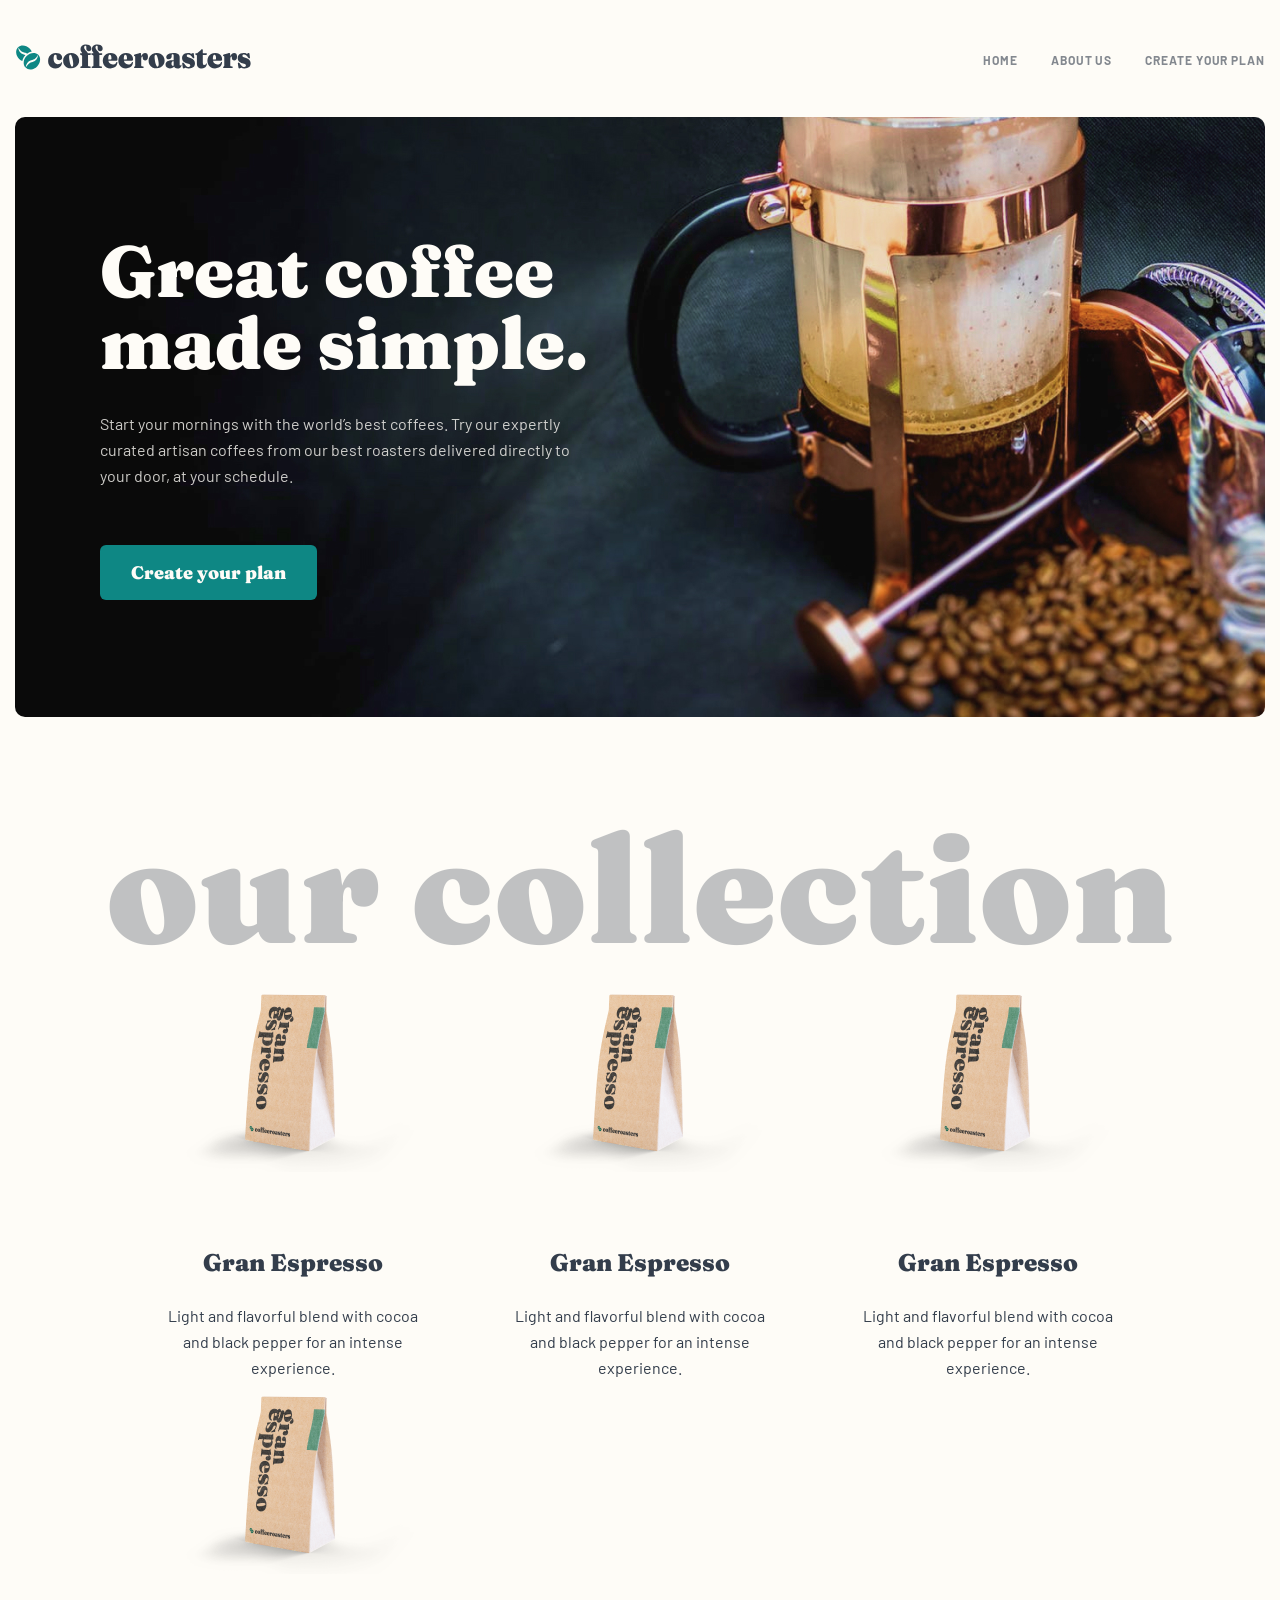
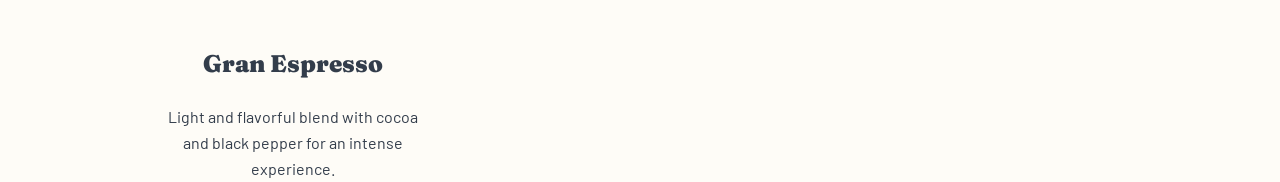
<file: index.html>
<!DOCTYPE html>
<html lang="en">
<head>
  <meta charset="UTF-8">
  <meta name="viewport" content="width=device-width, initial-scale=1.0">
  <title>Coffeeroasters</title>
  <link rel="stylesheet" href="./assets/css/normalize.css">
  <link rel="stylesheet" href="./assets/css/main.css">
  <link rel="stylesheet" href="./assets/css/home.css">
</head>
<body>
  
  <!-- HEADER START -->
  <header class="site-header">
    <div class="container">
      <div class="site-header__wrapper">
        <a class="site-header__logo-link" href="./index.html">
          <img class="site-header__logo-img" src="./assets/images/logo.svg" width="163" height="18" alt="Coffeeroasters logo img">
        </a>
        
        <nav class="site-header__nav">
          <ul class="site-header__nav-list">
            <li class="site-header__nav-item">
              <a class="site-header__nav-link" href="#">HOME</a>
            </li>
            <li class="site-header__nav-item">
              <a class="site-header__nav-link" href="#">ABOUT US</a>
            </li>
            <li class="site-header__nav-item">
              <a class="site-header__nav-link" href="#">CREATE YOUR PLAN</a>
            </li>
          </ul>
        </nav>
        
        <button class="site-header__menu-btn" type="button">
          <img class="site-header__menu-icon" src="./assets/icons/menu-open.svg" width="16" height="15" alt="Menu icon">
        </button>
      </div>
    </div>
    
    <div class="hidden-header">
      <nav class="hidden-header__nav">
        <ul class="hidden-header__nav-list">
          <li class="hidden-header__nav-item">
            <a class="hidden-header__nav-link" href="#">Home</a>
          </li>
          <li class="hidden-header__nav-item">
            <a class="hidden-header__nav-link" href="#">About Us</a>
          </li>
          <li class="hidden-header__nav-item">
            <a class="hidden-header__nav-link" href="#">Create Your Plan</a>
          </li>
        </ul>
      </nav>
    </div>
  </header>
  <!-- HEADER END -->
  
  <!-- MAIN START -->
  <main class="site-main">
    <!-- HERO START -->
    <section class="hero">
      <div class="container">
        <div class="hero__wrapper">
          <div class="hero__wrapper-start">
            <h1 class="hero__title">
              Great coffee
              made simple.
            </h1>
            <p class="hero__desc">
              Start your mornings with the world’s best coffees. Try our expertly curated artisan coffees from our best roasters delivered directly to your door, at your schedule.
            </p>
            
            <button class="hero__btn" type="button">Create your plan</button>
          </div>
        </div>
      </div>
    </section>
    <!-- HERO END -->
    
    <!-- OUR COLLECTION START -->
    <section class="our-collection">
      <div class="container">
        <h2 class="our-collection__title">our collection</h2>
        
        <ul class="our-collection__coffee-list">
          <li class="our-collection__coffee-item">
            <img class="our-collection__coffee-img" src="./assets/images/expresso.png" width="255" height="193" alt="Gran Espresso img">
            
            <div class="our-collection__coffee-content">
              <h3 class="our-collection__coffee-title">
                Gran Espresso
              </h3>
              
              <p class="our-collection__coffee-desc">
                Light and flavorful blend with cocoa and black pepper for an intense experience.
              </p>
            </div>
          </li>
          <li class="our-collection__coffee-item">
            <img class="our-collection__coffee-img" src="./assets/images/expresso.png" width="255" height="193" alt="Gran Espresso img">
            
            <div class="our-collection__coffee-content">
              <h3 class="our-collection__coffee-title">
                Gran Espresso
              </h3>
              
              <p class="our-collection__coffee-desc">
                Light and flavorful blend with cocoa and black pepper for an intense experience.
              </p>
            </div>
          </li>
          <li class="our-collection__coffee-item">
            <img class="our-collection__coffee-img" src="./assets/images/expresso.png" width="255" height="193" alt="Gran Espresso img">
            
            <div class="our-collection__coffee-content">
              <h3 class="our-collection__coffee-title">
                Gran Espresso
              </h3>
              
              <p class="our-collection__coffee-desc">
                Light and flavorful blend with cocoa and black pepper for an intense experience.
              </p>
            </div>
          </li>
          <li class="our-collection__coffee-item">
            <img class="our-collection__coffee-img" src="./assets/images/expresso.png" width="255" height="193" alt="Gran Espresso img">
            
            <div class="our-collection__coffee-content">
              <h3 class="our-collection__coffee-title">
                Gran Espresso
              </h3>
              
              <p class="our-collection__coffee-desc">
                Light and flavorful blend with cocoa and black pepper for an intense experience.
              </p>
            </div>
          </li>
        </ul>
      </div>
    </section>
    <!-- OUR COLLECTION END -->
    
  </main>
  <!-- MAIN END -->
  
  
  <script src="./assets/js/main.js"></script>
</body>
</html>
</file>
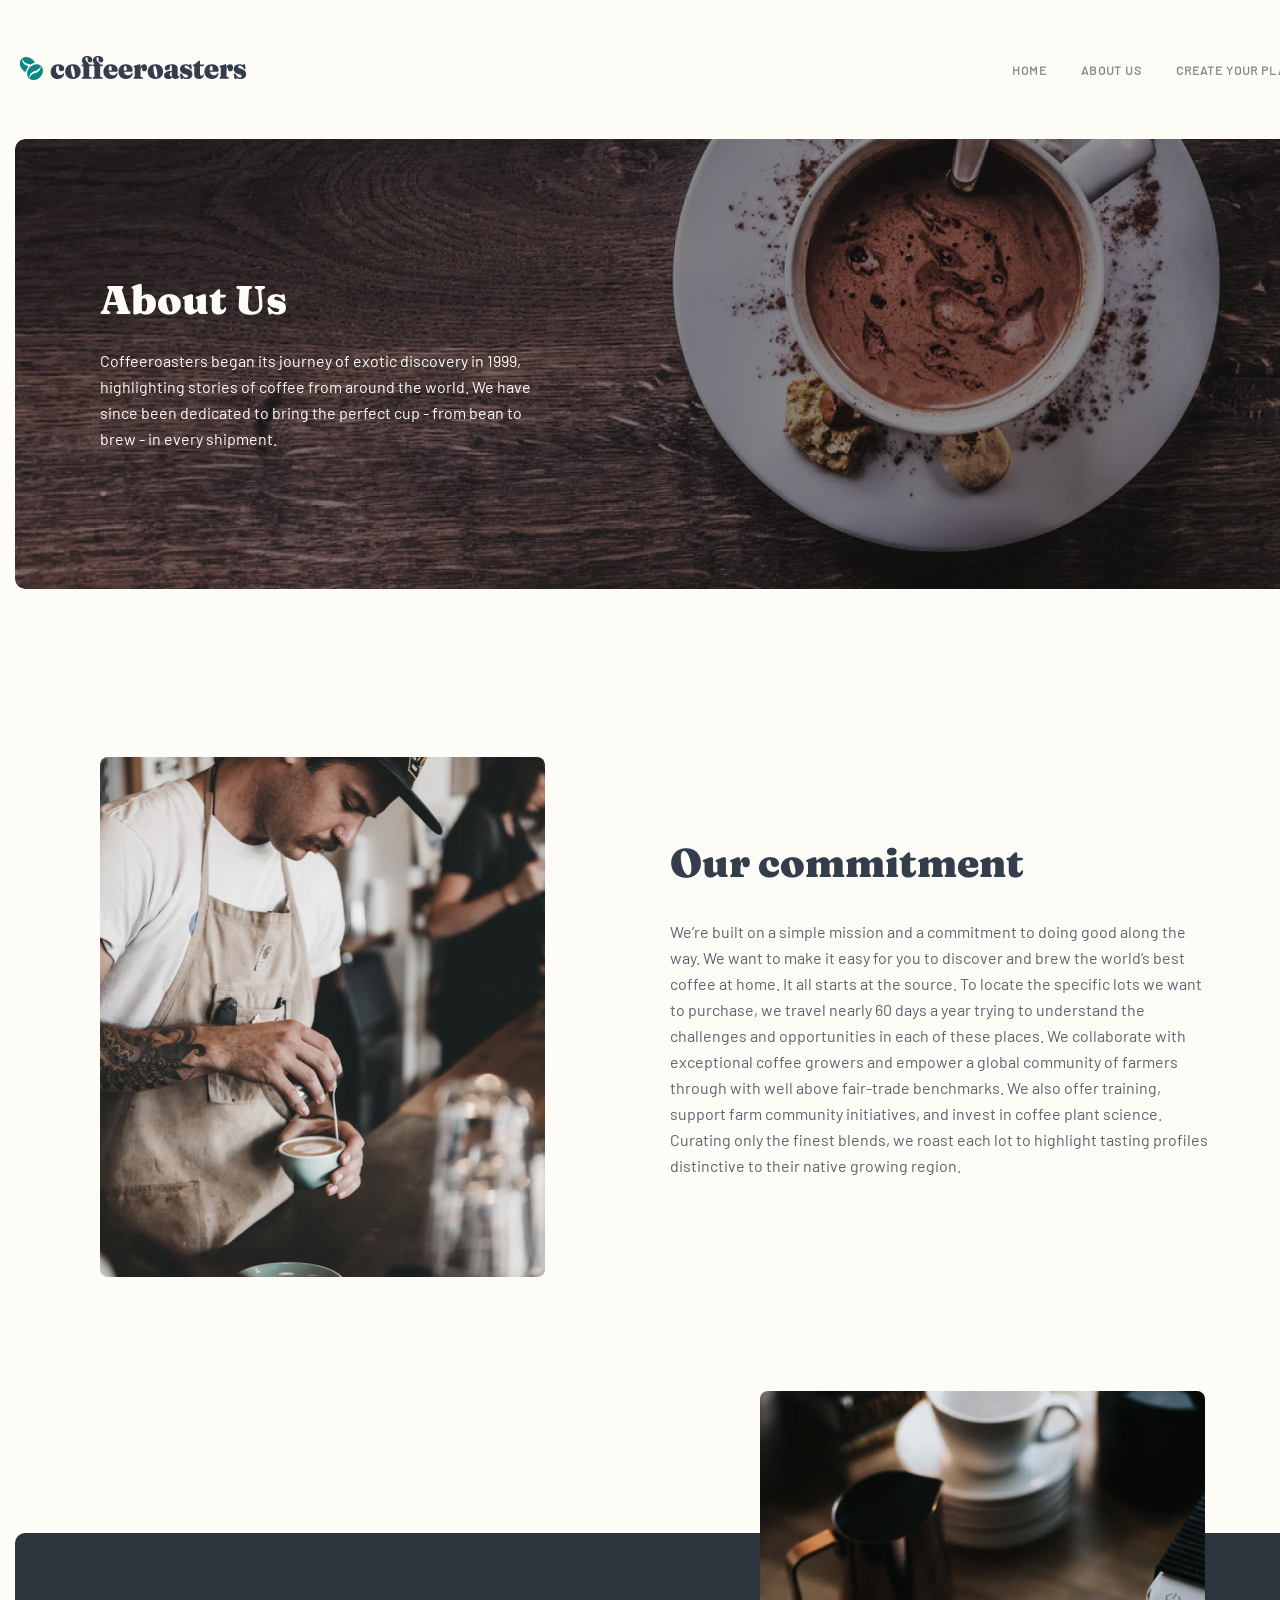
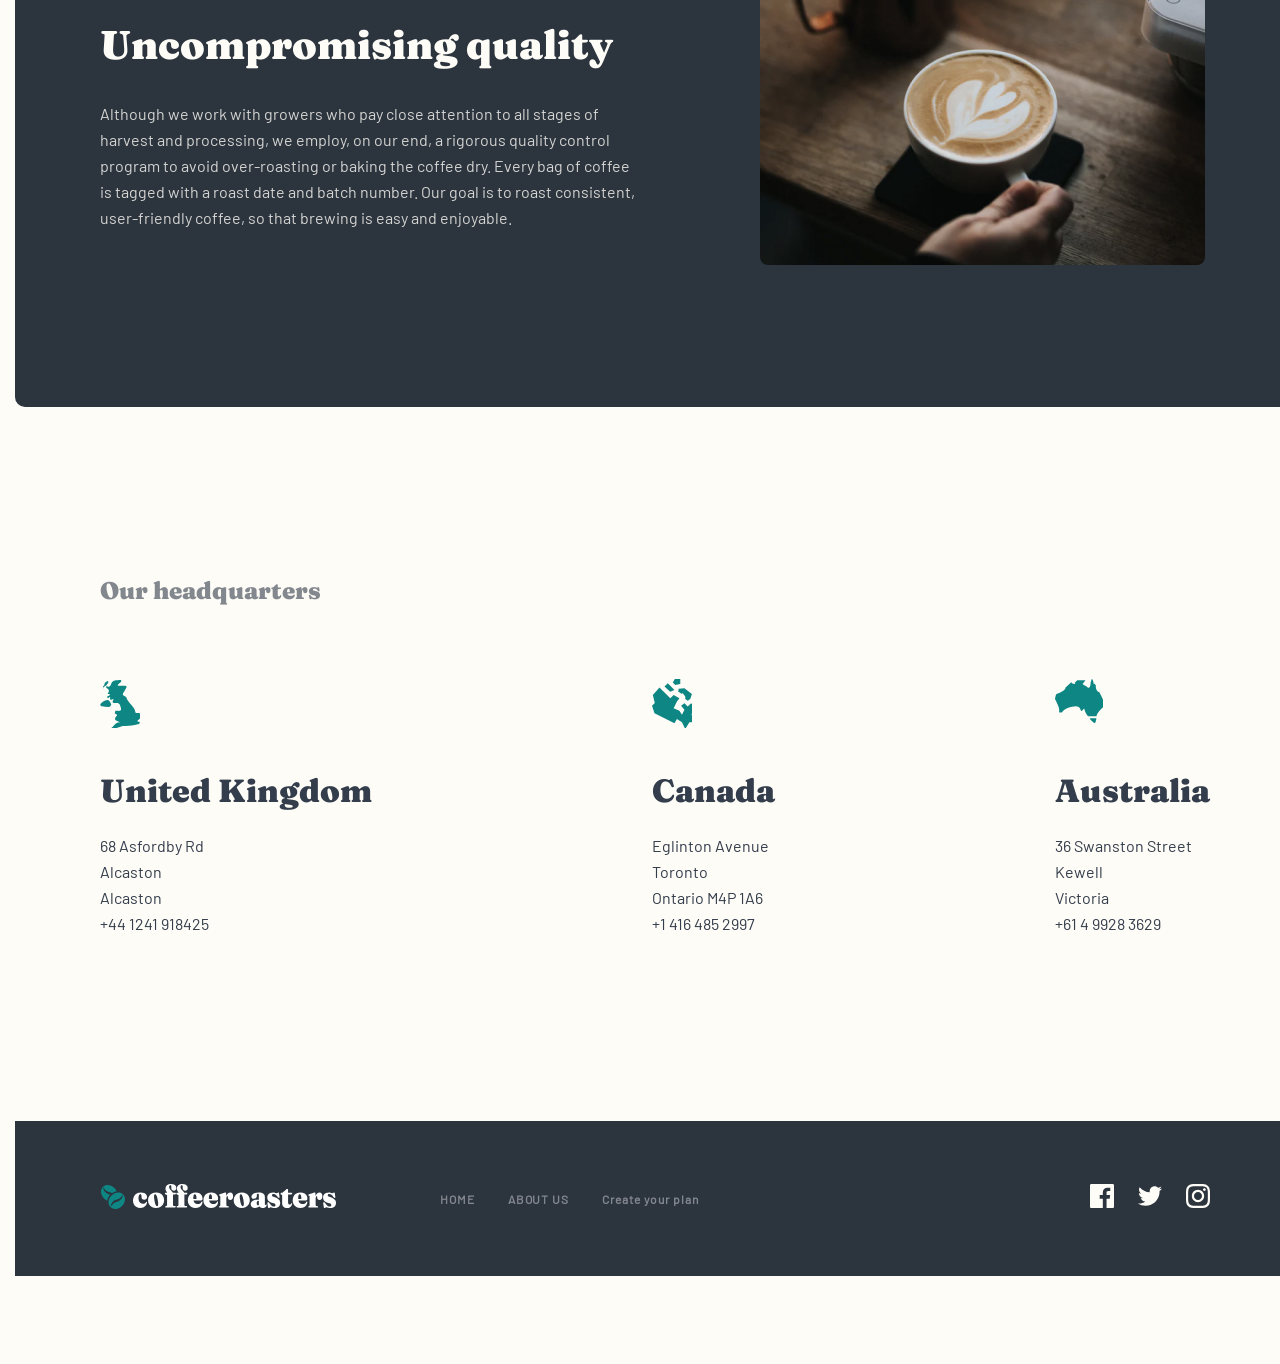
<file: about.html>
<!DOCTYPE html>
<html lang="en">
<head>
    <meta charset="UTF-8">
    <meta http-equiv="X-UA-Compatible" content="IE=edge">
    <meta name="viewport" content="width=device-width, initial-scale=1.0">
    <title>About US</title>
    <link rel="stylesheet" href="./css/normalize.css">
    <link rel="stylesheet" href="./css/about.css">
    <link rel="stylesheet" href="./css/main.css">
</head>
<body>
    <!-- Header start -->
    <header class="site-header">
        <div class="container">
            <div class="site-header__wrapper">
                <!-- Site Header Logo -->
                <a class="site-header__logo" href="./index.html">
                    <img
                    class="site-header__logo-img"
                    src="./images/logo.svg"
                    alt="Cofferoasters"
                    width="236"
                    height="26"
                    >
                </a>
                
                <!-- Site Header Nav -->
                <nav class="site-header__nav">
                    <ul class="site-header__nav-list">
                        <li class="site-header__nav-item">
                            <a class="site-header__nav-link" href="./index.html">HOME</a>
                        </li>
                        <li class="site-header__nav-item">
                            <a class="site-header__nav-link" href="./about.html">ABOUT US</a>
                        </li>
                        <li class="site-header__nav-item">
                            <a class="site-header__nav-link" href="#">CREATE YOUR PLAN</a>
                        </li>
                    </ul>
                </nav>
            </div>
        </div>
    </header>
    <!-- Header end -->
    
    <!-- Main start -->
    <main class="site-main">
        <!-- Hero section start -->
        <section class="hero-section__about">
            <div class="container">
                <div class="hero-section__about-wrapper">
                    <h2 class="hero-section__about-title">
                        About Us
                    </h2>
                    
                    <p class="hero-section__about-desc">
                        Coffeeroasters began its journey of exotic discovery in 1999, highlighting stories of coffee from around the world. We have since been dedicated to bring the perfect cup - from bean to brew - in every shipment.
                    </p>
                </div>
            </div>
        </section>
        <!-- Hero section end -->
        
        <!-- Commit section start -->
        <section class="commit-section">
            <div class="container">
                <div class="commit-section__wrapper">
                    <img class="commit-section__img" 
                    src="./images/our-collection.jpg" 
                    width="445"
                    height="520"
                    alt="Our commitment">
                    
                    <div class="commit-section__content">
                        <h2 class="commit-section__title">
                            Our commitment
                        </h2>
                        <p class="commit-section__desc">
                            We’re built on a simple mission and a commitment to doing good along the way. We want to make it easy for you to discover and brew the world’s best coffee at home. It all starts at the source. To locate the specific lots we want to purchase, we travel nearly 60 days a year trying to understand the challenges and opportunities in each of these places. We collaborate with exceptional coffee growers and empower a global community of farmers through with well above fair-trade benchmarks. We also offer training, support farm community initiatives, and invest in coffee plant science. Curating only the finest blends, we roast each lot to highlight tasting profiles distinctive to their native growing region.
                        </p>
                    </div>
                </div>
            </div>
        </section>
        <!-- Commit section end -->
        
        <!-- Quality section start -->
        <section class="quality-section">
            <div class="container">
                <div class="quality-section__wrapper">
                    <h2 class="quality-section__title">
                        Uncompromising quality
                    </h2>
                    <p class="quality-section__desc">
                        Although we work with growers who pay close attention to all stages of harvest and processing, we employ, on our end, a rigorous quality control program to avoid over-roasting or baking the coffee dry. Every bag of coffee is tagged with a roast date and batch number. Our goal is to roast consistent, user-friendly coffee, so that brewing is easy and enjoyable.
                    </p>
                    
                    
                    <img class="qulity-section__img" 
                    src="./images/product-img.jpg" 
                    width="445"
                    height="474"
                    alt="Uncompromising quality">
                </div>
            </div>
        </section>
        <!-- Quality section end -->
        
        <!-- Location section start -->
        <section class="location-section">
            <div class="container">
                <div class="location-section__wrapper">
                    <h2 class="location-section__title">
                        Our headquarters
                    </h2>
                    
                    <ul class="location-section__list">
                        <li class="location-section__item">
                            <h3 class="location-section__subtitle">
                                United Kingdom
                            </h3>
                            
                            <address class="location-section__address">
                                <span>68  Asfordby Rd</span>
                                <span>Alcaston</span>
                                <span>Alcaston</span>
                                <span>+44 1241 918425</span>
                            </address>
                        </li>

                        <li class="location-section__item">
                            <h3 class="location-section__subtitle canada">
                                Canada
                            </h3>
                            
                            <address class="location-section__address">
                                <span>Eglinton Avenue</span>
                                <span>Toronto</span>
                                <span>Ontario M4P 1A6</span>
                                <span>+1 416 485 2997</span>
                            </address>
                        </li>

                        <li class="location-section__item">
                            <h3 class="location-section__subtitle australia">
                                Australia
                            </h3>
                            
                            <address class="location-section__address">
                                <span>36 Swanston Street</span>
                                <span>Kewell</span>
                                <span>Victoria</span>
                                <span>+61 4 9928 3629</span>
                            </address>
                        </li>
                    </ul>
                </div>
            </div>
        </section>
        <!-- Location section end -->
    </main>
    <!-- Main end -->
    
    <!-- Footer start -->
    <footer class="site-footer">
        <div class="container">
            <div class="site-footer__wrapper">
                <div class="site-footer__start">
                    <a class="site-footer__logo" href="./index.html">
                        <svg width="237" height="27" viewBox="0 0 237 27" fill="currentColor" xmlns="http://www.w3.org/2000/svg">
                            <g id="Group 5">
                            <path id="coffeeroasters" fill-rule="evenodd" clip-rule="evenodd" d="M75.7514 23.8595C75.7514 24.3664 75.4961 24.6198 74.9854 24.6198H65.9885C65.7712 24.6198 65.5946 24.5565 65.4588 24.4298C65.323 24.303 65.2551 24.124 65.2551 23.8926C65.2551 23.6942 65.3013 23.5344 65.3936 23.4132C65.486 23.292 65.6299 23.1928 65.8255 23.1157L66.5264 22.9008C66.7002 22.8457 66.836 22.741 66.9338 22.5868C67.0316 22.4325 67.0805 22.2121 67.0805 21.9256V12.3719C67.0805 12.2176 67.0425 12.0882 66.9664 11.9835C66.8904 11.8788 66.7491 11.7824 66.5427 11.6942L65.5974 11.3802C65.3474 11.259 65.1682 11.1295 65.0595 10.9917C64.9508 10.854 64.8965 10.686 64.8965 10.4876C64.8965 10.2893 64.9644 10.1267 65.1002 10L65.1536 9.95545C65.2837 9.85843 65.4534 9.80992 65.6625 9.80992H67.0928L67.0815 9.71333C67.051 9.52014 66.9746 9.33471 66.8523 9.15702C66.6894 8.92011 66.5046 8.65289 66.2982 8.35537C66.0917 8.05785 65.907 7.70248 65.744 7.28926C65.5811 6.87603 65.4996 6.36639 65.4996 5.76033C65.4996 4.3168 65.9885 3.16253 66.9664 2.29752C67.9444 1.43251 69.3352 1 71.1389 1C72.3015 1 73.2659 1.18733 74.0319 1.56198C74.798 1.93664 75.3711 2.43526 75.7514 3.05785C76.1317 3.68044 76.3219 4.36088 76.3219 5.09917C76.3219 5.9697 76.0964 6.62259 75.6455 7.05785C75.1946 7.49311 74.616 7.71074 73.9097 7.71074C73.1273 7.71074 72.4971 7.4573 72.019 6.95041C71.5409 6.44353 71.3019 5.77135 71.3019 4.93388V3.46281C71.3019 3.07713 71.2258 2.79339 71.0737 2.61157C70.9216 2.42975 70.688 2.33884 70.3729 2.33884C69.9708 2.33884 69.6666 2.47658 69.4601 2.75207C69.2537 3.02755 69.1505 3.42424 69.1505 3.94215C69.1505 4.47107 69.2727 4.96694 69.5172 5.42975C69.7617 5.89256 70.0632 6.32507 70.4218 6.72727C70.7803 7.12948 71.1389 7.51515 71.4975 7.8843C71.856 8.25344 72.1576 8.61708 72.402 8.97521L72.4717 9.08256C72.6037 9.29711 72.6918 9.51066 72.7358 9.72322L72.7507 9.80992H75.1647C75.4146 9.80992 75.6075 9.86226 75.7433 9.96694C75.8791 10.0716 75.947 10.2342 75.947 10.4545C75.947 10.7851 75.8058 11.0551 75.5232 11.2645C75.2407 11.4738 74.7952 11.5785 74.1868 11.5785H73.0295V21.876C73.0295 22.1846 73.0757 22.4215 73.1681 22.5868C73.2604 22.7521 73.4098 22.8512 73.6163 22.8843L75.018 23.0992C75.2679 23.1322 75.4526 23.2121 75.5721 23.3388C75.6917 23.4656 75.7514 23.6391 75.7514 23.8595ZM43.6593 24.2397C42.6814 24.7135 41.5405 24.9504 40.2366 24.9504C38.8567 24.9504 37.6207 24.6584 36.5287 24.0744C35.4367 23.4904 34.5755 22.6446 33.9453 21.5372C33.3151 20.4298 33 19.0826 33 17.4959C33 15.9642 33.3287 14.595 33.9861 13.3884C34.6434 12.1818 35.5589 11.2287 36.7324 10.5289C37.9059 9.8292 39.275 9.47934 40.8397 9.47934C42.1762 9.47934 43.3035 9.67769 44.2216 10.0744C45.1398 10.4711 45.8406 11.0083 46.3242 11.686C46.8077 12.3636 47.0495 13.1212 47.0495 13.9587C47.0495 14.8402 46.7968 15.5317 46.2916 16.0331C45.7863 16.5344 45.099 16.7851 44.2298 16.7851C43.3388 16.7851 42.6624 16.5289 42.2006 16.0165C41.7388 15.5041 41.5079 14.8017 41.5079 13.9091V12.8512C41.5079 12.3113 41.4101 11.9036 41.2145 11.6281C41.0189 11.3526 40.7419 11.2149 40.3833 11.2149C40.0247 11.2149 39.7015 11.3609 39.4135 11.6529C39.1256 11.9449 38.9028 12.3829 38.7453 12.9669C38.5877 13.551 38.509 14.2727 38.509 15.1322C38.509 16.3664 38.691 17.4022 39.055 18.2397C39.419 19.0771 39.9161 19.7052 40.5463 20.124C41.1765 20.5427 41.8936 20.7521 42.6977 20.7521C43.5018 20.7521 44.1755 20.6336 44.7187 20.3967C45.262 20.1598 45.6804 19.7603 45.9737 19.1983C46.1367 19.0441 46.2644 18.9449 46.3568 18.9008C46.4491 18.8567 46.5388 18.8347 46.6257 18.8347C46.7344 18.8457 46.824 18.8981 46.8946 18.9917C46.9652 19.0854 46.9951 19.2314 46.9843 19.4298C46.8973 20.5096 46.5659 21.4628 45.99 22.2893C45.4142 23.1157 44.6373 23.7658 43.6593 24.2397ZM60.2269 23.9091C59.0045 24.5813 57.5838 24.9174 55.9648 24.9174C54.3893 24.9174 53.0066 24.5895 51.8168 23.9339C50.627 23.2782 49.7007 22.3719 49.0379 21.2149C48.3751 20.0579 48.0437 18.719 48.0437 17.1983C48.0437 15.7438 48.3914 14.4353 49.0868 13.2727C49.7822 12.1102 50.7438 11.1873 51.9717 10.5041C53.1995 9.82094 54.612 9.47934 56.2093 9.47934C57.7957 9.47934 59.1811 9.80992 60.3655 10.4711C61.5498 11.1322 62.4734 12.0468 63.1362 13.2149C63.7991 14.3829 64.1305 15.7328 64.1305 17.2645C64.1305 18.719 63.7855 20.022 63.0955 21.1736C62.4055 22.3251 61.4493 23.2369 60.2269 23.9091ZM57.2035 23.1983C56.8667 23.2645 56.538 23.1157 56.2175 22.7521C55.8969 22.3884 55.5927 21.7769 55.3047 20.9174C55.0168 20.0579 54.7424 18.9284 54.4817 17.5289C54.2317 16.1295 54.0905 14.978 54.0579 14.0744C54.0253 13.1708 54.0905 12.4876 54.2535 12.0248C54.4165 11.562 54.6664 11.292 55.0032 11.2149C55.3401 11.1488 55.6687 11.2975 55.9893 11.6612C56.3098 12.0248 56.6168 12.6364 56.9102 13.4959C57.2035 14.3554 57.4806 15.4848 57.7414 16.8843C58.0022 18.2837 58.1461 19.438 58.1733 20.3471C58.2005 21.2562 58.1298 21.9421 57.9614 22.405C57.793 22.8678 57.5404 23.1322 57.2035 23.1983ZM86.3619 24.6198C86.8726 24.6198 87.1279 24.3664 87.1279 23.8595C87.1279 23.6391 87.0681 23.4656 86.9486 23.3388C86.8291 23.2121 86.6444 23.1322 86.3945 23.0992L84.9928 22.8843C84.7863 22.8512 84.6369 22.7521 84.5446 22.5868C84.4522 22.4215 84.406 22.1846 84.406 21.876V11.5785H85.5632C86.1717 11.5785 86.6172 11.4738 86.8997 11.2645C87.1822 11.0551 87.3235 10.7851 87.3235 10.4545C87.3235 10.2342 87.2556 10.0716 87.1198 9.96694C86.9839 9.86226 86.7911 9.80992 86.5411 9.80992H84.1271L84.1122 9.72322C84.0682 9.51066 83.9802 9.29711 83.8482 9.08256L83.7785 8.97521C83.534 8.61708 83.2325 8.25344 82.8739 7.8843C82.5154 7.51515 82.1568 7.12948 81.7982 6.72727C81.4397 6.32507 81.1381 5.89256 80.8937 5.42975C80.6492 4.96694 80.5269 4.47107 80.5269 3.94215C80.5269 3.42424 80.6302 3.02755 80.8366 2.75207C81.0431 2.47658 81.3473 2.33884 81.7493 2.33884C82.0644 2.33884 82.2981 2.42975 82.4502 2.61157C82.6023 2.79339 82.6784 3.07713 82.6784 3.46281V4.93388C82.6784 5.77135 82.9174 6.44353 83.3955 6.95041C83.8736 7.4573 84.5038 7.71074 85.2862 7.71074C85.9924 7.71074 86.571 7.49311 87.022 7.05785C87.4729 6.62259 87.6984 5.9697 87.6984 5.09917C87.6984 4.36088 87.5082 3.68044 87.1279 3.05785C86.7476 2.43526 86.1744 1.93664 85.4084 1.56198C84.6424 1.18733 83.678 1 82.5154 1C80.7117 1 79.3208 1.43251 78.3429 2.29752C77.365 3.16253 76.876 4.3168 76.876 5.76033C76.876 6.36639 76.9575 6.87603 77.1205 7.28926C77.2835 7.70248 77.4682 8.05785 77.6747 8.35537C77.8811 8.65289 78.0658 8.92011 78.2288 9.15702C78.3511 9.33471 78.4275 9.52014 78.458 9.71333L78.4692 9.80992H77.039C76.8299 9.80992 76.6602 9.85843 76.5301 9.95545L76.4767 10C76.3409 10.1267 76.273 10.2893 76.273 10.4876C76.273 10.686 76.3273 10.854 76.436 10.9917C76.5446 11.1295 76.7239 11.259 76.9738 11.3802L77.9192 11.6942C78.1256 11.7824 78.2669 11.8788 78.3429 11.9835C78.419 12.0882 78.457 12.2176 78.457 12.3719V21.9256C78.457 22.2121 78.4081 22.4325 78.3103 22.5868C78.2125 22.741 78.0767 22.8457 77.9029 22.9008L77.202 23.1157C77.0064 23.1928 76.8625 23.292 76.7701 23.4132C76.6777 23.5344 76.6316 23.6942 76.6316 23.8926C76.6316 24.124 76.6995 24.303 76.8353 24.4298C76.9711 24.5565 77.1477 24.6198 77.365 24.6198H86.3619ZM99.1237 24.1405C98.0697 24.6804 96.8528 24.9504 95.4728 24.9504C93.9516 24.9504 92.6151 24.6336 91.4633 24C90.3116 23.3664 89.4124 22.4793 88.7659 21.3388C88.1194 20.1983 87.7961 18.8788 87.7961 17.3802C87.7961 15.8044 88.1085 14.4242 88.7333 13.2397C89.3581 12.0551 90.2627 11.1322 91.447 10.4711C92.6314 9.80992 94.0548 9.47934 95.7173 9.47934C97.1299 9.47934 98.3468 9.75758 99.3682 10.314C100.39 10.8705 101.175 11.6253 101.723 12.5785C102.272 13.5317 102.546 14.5923 102.546 15.7603C102.546 16.2672 102.411 16.6667 102.139 16.9587L102.074 17.0235C101.806 17.2723 101.437 17.3967 100.965 17.3967H93.5147L93.5307 17.4729C93.7284 18.3804 94.0661 19.1071 94.5438 19.6529C95.3587 20.584 96.4453 21.0496 97.8035 21.0496C98.6728 21.0496 99.4416 20.8512 100.11 20.4545C100.778 20.0578 101.226 19.5069 101.454 18.8017C101.585 18.6584 101.702 18.562 101.805 18.5124C101.908 18.4628 101.998 18.438 102.074 18.438C102.182 18.438 102.275 18.4821 102.351 18.5702C102.427 18.6584 102.465 18.8072 102.465 19.0165C102.465 20.0964 102.172 21.0854 101.585 21.9835C100.998 22.8815 100.178 23.6005 99.1237 24.1405ZM93.3447 16.0717C93.3291 15.8181 93.3214 15.5546 93.3214 15.281C93.3214 14.2452 93.3975 13.4298 93.5496 12.8347C93.7017 12.2397 93.8973 11.8182 94.1363 11.5702C94.3754 11.3223 94.6416 11.1983 94.935 11.1983C95.3153 11.1983 95.6711 11.5234 96.0025 12.1736C96.3339 12.8237 96.4996 13.9036 96.4996 15.4132C96.4996 15.876 96.2932 16.1074 95.8803 16.1074H93.3467L93.3447 16.0717ZM114.705 24.1405C113.651 24.6804 112.434 24.9504 111.054 24.9504C109.533 24.9504 108.197 24.6336 107.045 24C105.893 23.3664 104.994 22.4793 104.347 21.3388C103.701 20.1983 103.378 18.8788 103.378 17.3802C103.378 15.8044 103.69 14.4242 104.315 13.2397C104.94 12.0551 105.844 11.1322 107.029 10.4711C108.213 9.80992 109.636 9.47934 111.299 9.47934C112.711 9.47934 113.928 9.75758 114.95 10.314C115.971 10.8705 116.756 11.6253 117.305 12.5785C117.854 13.5317 118.128 14.5923 118.128 15.7603C118.128 16.2672 117.992 16.6667 117.721 16.9587L117.656 17.0235C117.388 17.2723 117.018 17.3967 116.547 17.3967H109.096L109.112 17.4729C109.31 18.3804 109.648 19.1071 110.125 19.6529C110.94 20.584 112.027 21.0496 113.385 21.0496C114.254 21.0496 115.023 20.8512 115.691 20.4545C116.36 20.0578 116.808 19.5069 117.036 18.8017C117.166 18.6584 117.283 18.562 117.386 18.5124C117.49 18.4628 117.579 18.438 117.655 18.438C117.764 18.438 117.856 18.4821 117.932 18.5702C118.008 18.6584 118.046 18.8072 118.046 19.0165C118.046 20.0964 117.753 21.0854 117.166 21.9835C116.58 22.8815 115.759 23.6005 114.705 24.1405ZM108.926 16.0717C108.911 15.8181 108.903 15.5546 108.903 15.281C108.903 14.2452 108.979 13.4298 109.131 12.8347C109.283 12.2397 109.479 11.8182 109.718 11.5702C109.957 11.3223 110.223 11.1983 110.517 11.1983C110.897 11.1983 111.253 11.5234 111.584 12.1736C111.915 12.8237 112.081 13.9036 112.081 15.4132C112.081 15.876 111.875 16.1074 111.462 16.1074H108.928L108.926 16.0717ZM128.6 24.4132C128.464 24.551 128.266 24.6198 128.005 24.6198H119.856C119.617 24.6198 119.429 24.5537 119.293 24.4215C119.158 24.2893 119.09 24.1074 119.09 23.876C119.09 23.6997 119.13 23.5537 119.212 23.438C119.293 23.3223 119.405 23.2149 119.546 23.1157L119.921 22.9669C120.062 22.9008 120.16 22.7961 120.214 22.6529C120.269 22.5096 120.296 22.2727 120.296 21.9421V13.5455C120.296 13.281 120.266 13.0909 120.206 12.9752C120.146 12.8595 120.046 12.7686 119.905 12.7025L119.481 12.6529C119.329 12.5647 119.217 12.4711 119.147 12.3719C119.076 12.2727 119.041 12.146 119.041 11.9917C119.041 11.8154 119.095 11.6584 119.204 11.5207C119.312 11.3829 119.497 11.2645 119.758 11.1653L124.387 9.82645C124.658 9.71625 124.886 9.63912 125.071 9.59504C125.256 9.55096 125.413 9.52893 125.544 9.52893C125.729 9.52893 125.867 9.59504 125.959 9.72727L125.989 9.77523C126.065 9.91344 126.118 10.1344 126.147 10.438L126.271 13.0064L126.299 12.9116C126.354 12.7327 126.415 12.5611 126.481 12.3967C126.878 11.4105 127.402 10.6777 128.054 10.1983C128.706 9.71901 129.418 9.47934 130.189 9.47934C131.123 9.47934 131.841 9.79339 132.34 10.4215C132.84 11.0496 133.09 12.0028 133.09 13.281C133.09 14.5482 132.829 15.4793 132.308 16.0744C131.786 16.6694 131.113 16.9669 130.287 16.9669C129.483 16.9669 128.888 16.7631 128.502 16.3554C128.116 15.9477 127.913 15.3691 127.891 14.6198L127.875 13.9587C127.864 13.7052 127.815 13.5069 127.728 13.3636C127.641 13.2204 127.5 13.1488 127.304 13.1488C127.109 13.1488 126.937 13.2507 126.791 13.4545C126.644 13.6584 126.533 13.9697 126.457 14.3884C126.381 14.8072 126.343 15.3416 126.343 15.9917V21.8099C126.343 22.1185 126.391 22.3636 126.489 22.5455C126.587 22.7273 126.739 22.8402 126.946 22.8843L128.168 23.1322C128.396 23.1653 128.559 23.2507 128.657 23.3884C128.755 23.5262 128.804 23.6887 128.804 23.876C128.804 24.0964 128.736 24.2755 128.6 24.4132ZM141.631 24.9174C143.25 24.9174 144.67 24.5813 145.893 23.9091C147.115 23.2369 148.071 22.3251 148.761 21.1736C149.451 20.022 149.796 18.719 149.796 17.2645C149.796 15.7328 149.465 14.3829 148.802 13.2149C148.139 12.0468 147.216 11.1322 146.031 10.4711C144.847 9.80992 143.462 9.47934 141.875 9.47934C140.278 9.47934 138.865 9.82094 137.637 10.5041C136.41 11.1873 135.448 12.1102 134.753 13.2727C134.057 14.4353 133.71 15.7438 133.71 17.1983C133.71 18.719 134.041 20.0579 134.704 21.2149C135.367 22.3719 136.293 23.2782 137.483 23.9339C138.672 24.5895 140.055 24.9174 141.631 24.9174ZM141.883 22.7521C142.204 23.1157 142.533 23.2645 142.869 23.1983C143.206 23.1322 143.459 22.8678 143.627 22.405C143.796 21.9421 143.866 21.2562 143.839 20.3471C143.812 19.438 143.668 18.2837 143.407 16.8843C143.146 15.4848 142.869 14.3554 142.576 13.4959C142.283 12.6364 141.976 12.0248 141.655 11.6612C141.335 11.2975 141.006 11.1488 140.669 11.2149C140.332 11.292 140.082 11.562 139.919 12.0248C139.756 12.4876 139.691 13.1708 139.724 14.0744C139.756 14.978 139.898 16.1295 140.147 17.5289C140.408 18.9284 140.683 20.0579 140.971 20.9174C141.259 21.7769 141.563 22.3884 141.883 22.7521ZM162.721 24.9504C163.634 24.9504 164.384 24.7824 164.97 24.4463C165.557 24.1102 165.994 23.7107 166.282 23.2479C166.57 22.7851 166.714 22.3609 166.714 21.9752C166.714 21.8099 166.679 21.6722 166.608 21.562C166.538 21.4518 166.443 21.3967 166.323 21.3967C166.269 21.3967 166.22 21.4077 166.176 21.4298C166.133 21.4518 166.095 21.4848 166.062 21.5289C166.008 21.7273 165.924 21.865 165.81 21.9421C165.696 22.0193 165.573 22.0578 165.443 22.0578C165.258 22.0578 165.12 21.9945 165.027 21.8678C164.935 21.741 164.889 21.573 164.889 21.3636V14.0579C164.889 12.6033 164.397 11.4766 163.414 10.6777C162.43 9.87879 160.89 9.47934 158.793 9.47934C157.163 9.47934 155.802 9.6832 154.71 10.0909C153.618 10.4986 152.798 11.0193 152.249 11.6529C151.701 12.2865 151.426 12.9339 151.426 13.595C151.426 14.3003 151.63 14.8375 152.037 15.2066C152.445 15.5758 153.034 15.7603 153.806 15.7603C154.751 15.7603 155.495 15.5041 156.039 14.9917C156.582 14.4793 156.854 13.8154 156.854 13V11.7438C156.854 11.4353 156.949 11.1956 157.139 11.0248C157.329 10.854 157.565 10.7686 157.848 10.7686C158.152 10.7686 158.394 10.8815 158.573 11.1074C158.752 11.3333 158.842 11.6391 158.842 12.0248L158.842 16.843L158.755 16.8241C158.493 16.7735 158.189 16.7446 157.844 16.7373L157.669 16.7355C155.332 16.7355 153.591 17.1322 152.445 17.9256C151.299 18.719 150.725 19.8264 150.725 21.2479C150.725 22.3278 151.119 23.2149 151.907 23.9091C152.695 24.6033 153.741 24.9504 155.044 24.9504C156.022 24.9504 156.935 24.7493 157.783 24.3471C158.418 24.0455 158.935 23.6493 159.332 23.1586L159.355 23.1299L159.379 23.2039C159.504 23.5612 159.733 23.8813 160.067 24.1642L160.17 24.2479C160.773 24.7163 161.624 24.9504 162.721 24.9504ZM157.106 21.8347C157.372 22.1928 157.723 22.3719 158.158 22.3719L158.251 22.3687C158.436 22.3558 158.615 22.3041 158.789 22.2137L158.842 22.1837V17.9422L158.761 17.9174C158.576 17.8678 158.359 17.843 158.109 17.843C157.685 17.843 157.345 18.0413 157.09 18.438C156.835 18.8347 156.707 19.4187 156.707 20.1901C156.707 20.9284 156.84 21.4766 157.106 21.8347ZM174.212 25C176.146 25 177.629 24.5537 178.661 23.6612C179.694 22.7686 180.21 21.551 180.21 20.0083C180.21 19.0716 180.036 18.2507 179.688 17.5455C179.34 16.8402 178.732 16.2149 177.863 15.6694C176.993 15.124 175.771 14.6088 174.195 14.124C173.609 13.9366 173.155 13.7466 172.834 13.5537C172.514 13.3609 172.294 13.1543 172.174 12.9339C172.055 12.7135 171.995 12.4766 171.995 12.2231C171.995 11.8485 172.131 11.5455 172.403 11.314C172.674 11.0826 173.076 10.9669 173.609 10.9669C174.348 10.9669 175.046 11.2149 175.703 11.7107C176.36 12.2066 177.086 13.0551 177.879 14.2562C178.085 14.5096 178.292 14.6942 178.498 14.8099C178.705 14.9256 178.9 14.9614 179.085 14.9174C179.313 14.8512 179.454 14.6997 179.509 14.4628C179.563 14.2259 179.552 13.8871 179.476 13.4463L179.052 10.405C179.009 10.0854 178.927 9.8595 178.808 9.72727C178.688 9.59504 178.531 9.52893 178.335 9.52893C178.161 9.52893 177.944 9.58953 177.683 9.71074C177.423 9.83196 177.164 9.95592 176.909 10.0826C176.654 10.2094 176.461 10.2727 176.331 10.2727C176.211 10.2727 176.034 10.2066 175.801 10.0744C175.567 9.94215 175.239 9.80992 174.815 9.67769C174.391 9.54545 173.842 9.47934 173.169 9.47934C172.049 9.47934 171.042 9.6832 170.145 10.0909C169.249 10.4986 168.542 11.0799 168.026 11.8347C167.51 12.5895 167.252 13.4904 167.252 14.5372C167.252 15.4628 167.445 16.2727 167.831 16.9669C168.217 17.6612 168.806 18.2562 169.599 18.7521C170.392 19.2479 171.392 19.6501 172.598 19.9587C173.38 20.168 173.981 20.3802 174.399 20.595C174.817 20.8099 175.105 21.0441 175.263 21.2975C175.421 21.551 175.499 21.832 175.499 22.1405C175.499 22.5482 175.363 22.8843 175.092 23.1488C174.82 23.4132 174.407 23.5455 173.853 23.5455C173.332 23.5455 172.834 23.4325 172.362 23.2066C171.889 22.9807 171.403 22.5923 170.903 22.0413C170.403 21.4904 169.844 20.7355 169.224 19.7769C169.04 19.5234 168.83 19.3471 168.597 19.2479C168.363 19.1488 168.127 19.1543 167.888 19.2645C167.66 19.3526 167.513 19.5399 167.448 19.8264C167.383 20.1129 167.399 20.4656 167.497 20.8843L168.002 24.1736C168.078 24.5041 168.187 24.7245 168.328 24.8347C168.469 24.9449 168.621 25 168.784 25C168.969 25 169.194 24.9394 169.461 24.8182L170.259 24.4545C170.525 24.3333 170.74 24.2727 170.903 24.2727C171.066 24.2727 171.281 24.3333 171.547 24.4545C171.813 24.5758 172.161 24.697 172.59 24.8182C173.019 24.9394 173.56 25 174.212 25ZM189.663 24.3802C188.946 24.7603 188.098 24.9504 187.12 24.9504C185.469 24.9504 184.227 24.5482 183.396 23.7438C182.565 22.9394 182.149 21.6722 182.149 19.9422V12.4711C182.149 12.2397 182.127 12.0634 182.084 11.9421C182.041 11.8209 181.932 11.7218 181.758 11.6446L180.992 11.3967C180.807 11.3085 180.688 11.2011 180.633 11.0744C180.579 10.9477 180.552 10.7906 180.552 10.6033C180.552 10.3719 180.633 10.1818 180.796 10.0331C180.959 9.8843 181.16 9.80992 181.399 9.80992H182.198C182.296 9.80992 182.399 9.77135 182.508 9.69421C182.616 9.61708 182.763 9.46281 182.948 9.23141L185.963 6.70248C186.18 6.43802 186.398 6.23691 186.615 6.09917C186.832 5.96143 187.05 5.89256 187.267 5.89256C187.517 5.89256 187.712 5.9697 187.854 6.12397L187.898 6.17866C188.01 6.3332 188.066 6.55739 188.066 6.85124L188.065 9.80992H191.472C191.711 9.80992 191.896 9.86226 192.026 9.96694C192.157 10.0716 192.222 10.2342 192.222 10.4545C192.222 10.7631 192.086 11.0275 191.814 11.2479L191.754 11.2935C191.48 11.4835 191.065 11.5785 190.51 11.5785H188.065L188.066 19.1157C188.066 19.9421 188.204 20.5537 188.481 20.9504C188.758 21.3471 189.163 21.5455 189.695 21.5455C189.924 21.5455 190.136 21.4959 190.331 21.3967C190.527 21.2975 190.703 21.168 190.861 21.0083C191.018 20.8485 191.168 20.6694 191.309 20.4711C191.45 20.2727 191.586 20.0744 191.717 19.876C191.825 19.832 191.92 19.8512 192.002 19.9339C192.083 20.0165 192.119 20.1846 192.108 20.438C192.032 21.3306 191.784 22.1157 191.366 22.7934C190.948 23.4711 190.38 24 189.663 24.3802ZM200.339 24.9504C201.718 24.9504 202.935 24.6804 203.989 24.1405C205.043 23.6005 205.864 22.8815 206.451 21.9835C207.037 21.0854 207.331 20.0964 207.331 19.0165C207.331 18.8072 207.293 18.6584 207.217 18.5702C207.14 18.4821 207.048 18.438 206.939 18.438C206.863 18.438 206.774 18.4628 206.671 18.5124C206.567 18.562 206.451 18.6584 206.32 18.8017C206.092 19.5069 205.644 20.0578 204.975 20.4545C204.307 20.8512 203.538 21.0496 202.669 21.0496C201.311 21.0496 200.224 20.584 199.409 19.6529C198.932 19.1071 198.594 18.3804 198.396 17.4729L198.38 17.3967H205.831C206.303 17.3967 206.672 17.2723 206.94 17.0235L207.005 16.9587C207.276 16.6667 207.412 16.2672 207.412 15.7603C207.412 14.5923 207.138 13.5317 206.589 12.5785C206.04 11.6253 205.255 10.8705 204.234 10.314C203.212 9.75758 201.996 9.47934 200.583 9.47934C198.921 9.47934 197.497 9.80992 196.313 10.4711C195.128 11.1322 194.224 12.0551 193.599 13.2397C192.974 14.4242 192.662 15.8044 192.662 17.3802C192.662 18.8788 192.985 20.1983 193.632 21.3388C194.278 22.4793 195.177 23.3664 196.329 24C197.481 24.6336 198.817 24.9504 200.339 24.9504ZM198.187 15.281C198.187 15.5546 198.195 15.8181 198.21 16.0717L198.212 16.1074H200.746C201.159 16.1074 201.365 15.876 201.365 15.4132C201.365 13.9036 201.2 12.8237 200.868 12.1736C200.537 11.5234 200.181 11.1983 199.801 11.1983C199.507 11.1983 199.241 11.3223 199.002 11.5702C198.763 11.8182 198.567 12.2397 198.415 12.8347C198.263 13.4298 198.187 14.2452 198.187 15.281ZM217.289 24.6198C217.55 24.6198 217.748 24.551 217.884 24.4132C218.02 24.2755 218.088 24.0964 218.088 23.876C218.088 23.6887 218.039 23.5262 217.941 23.3884C217.843 23.2507 217.68 23.1653 217.452 23.1322L216.23 22.8843C216.023 22.8402 215.871 22.7273 215.773 22.5455C215.676 22.3636 215.627 22.1185 215.627 21.8099V15.9917C215.627 15.3416 215.665 14.8072 215.741 14.3884C215.817 13.9697 215.928 13.6584 216.075 13.4545C216.222 13.2507 216.393 13.1488 216.588 13.1488C216.784 13.1488 216.925 13.2204 217.012 13.3636C217.099 13.5069 217.148 13.7052 217.159 13.9587L217.175 14.6198C217.197 15.3691 217.4 15.9477 217.786 16.3554C218.172 16.7631 218.767 16.9669 219.571 16.9669C220.397 16.9669 221.07 16.6694 221.592 16.0744C222.114 15.4793 222.374 14.5482 222.374 13.281C222.374 12.0028 222.124 11.0496 221.625 10.4215C221.125 9.79339 220.408 9.47934 219.473 9.47934C218.702 9.47934 217.99 9.71901 217.338 10.1983C216.686 10.6777 216.162 11.4105 215.765 12.3967C215.699 12.5611 215.639 12.7327 215.583 12.9116L215.555 13.0069L215.431 10.438C215.402 10.1344 215.35 9.91344 215.273 9.77523L215.244 9.72727C215.151 9.59504 215.013 9.52893 214.828 9.52893C214.698 9.52893 214.54 9.55096 214.355 9.59504C214.171 9.63912 213.942 9.71625 213.671 9.82645L209.042 11.1653C208.781 11.2645 208.596 11.3829 208.488 11.5207C208.379 11.6584 208.325 11.8154 208.325 11.9917C208.325 12.146 208.36 12.2727 208.431 12.3719C208.501 12.4711 208.613 12.5647 208.765 12.6529L209.189 12.7025C209.33 12.7686 209.43 12.8595 209.49 12.9752C209.55 13.0909 209.58 13.281 209.58 13.5455V21.9421C209.58 22.2727 209.553 22.5096 209.498 22.6529C209.444 22.7961 209.346 22.9008 209.205 22.9669L208.83 23.1157C208.689 23.2149 208.577 23.3223 208.496 23.438C208.414 23.5537 208.374 23.6997 208.374 23.876C208.374 24.1074 208.442 24.2893 208.577 24.4215C208.713 24.5537 208.901 24.6198 209.14 24.6198H217.289ZM234.452 23.6612C233.419 24.5537 231.936 25 230.002 25C229.35 25 228.81 24.9394 228.38 24.8182C227.951 24.697 227.603 24.5758 227.337 24.4545C227.071 24.3333 226.856 24.2727 226.693 24.2727C226.53 24.2727 226.316 24.3333 226.05 24.4545L225.251 24.8182C224.985 24.9394 224.759 25 224.575 25C224.412 25 224.26 24.9449 224.118 24.8347C223.977 24.7245 223.868 24.5041 223.792 24.1736L223.287 20.8843C223.189 20.4656 223.173 20.1129 223.238 19.8264C223.303 19.5399 223.45 19.3526 223.678 19.2645C223.917 19.1543 224.154 19.1488 224.387 19.2479C224.621 19.3471 224.83 19.5234 225.015 19.7769C225.634 20.7355 226.194 21.4904 226.693 22.0413C227.193 22.5923 227.68 22.9807 228.152 23.2066C228.625 23.4325 229.122 23.5455 229.644 23.5455C230.198 23.5455 230.611 23.4132 230.882 23.1488C231.154 22.8843 231.29 22.5482 231.29 22.1405C231.29 21.832 231.211 21.551 231.053 21.2975C230.896 21.0441 230.608 20.8099 230.19 20.595C229.771 20.3802 229.171 20.168 228.389 19.9587C227.182 19.6501 226.183 19.2479 225.39 18.7521C224.596 18.2562 224.007 17.6612 223.621 16.9669C223.235 16.2727 223.043 15.4628 223.043 14.5372C223.043 13.4904 223.301 12.5895 223.817 11.8347C224.333 11.0799 225.039 10.4986 225.936 10.0909C226.832 9.6832 227.84 9.47934 228.959 9.47934C229.633 9.47934 230.181 9.54545 230.605 9.67769C231.029 9.80992 231.358 9.94215 231.591 10.0744C231.825 10.2066 232.001 10.2727 232.121 10.2727C232.251 10.2727 232.444 10.2094 232.7 10.0826C232.955 9.95592 233.213 9.83196 233.474 9.71074C233.734 9.58953 233.952 9.52893 234.126 9.52893C234.321 9.52893 234.479 9.59504 234.598 9.72727C234.718 9.8595 234.799 10.0854 234.843 10.405L235.267 13.4463C235.343 13.8871 235.353 14.2259 235.299 14.4628C235.245 14.6997 235.104 14.8512 234.875 14.9174C234.691 14.9614 234.495 14.9256 234.289 14.8099C234.082 14.6942 233.876 14.5096 233.669 14.2562C232.876 13.0551 232.151 12.2066 231.493 11.7107C230.836 11.2149 230.138 10.9669 229.399 10.9669C228.867 10.9669 228.465 11.0826 228.193 11.314C227.921 11.5455 227.785 11.8485 227.785 12.2231C227.785 12.4766 227.845 12.7135 227.965 12.9339C228.084 13.1543 228.304 13.3609 228.625 13.5537C228.945 13.7466 229.399 13.9366 229.986 14.124C231.561 14.6088 232.784 15.124 233.653 15.6694C234.522 16.2149 235.131 16.8402 235.478 17.5455C235.826 18.2507 236 19.0716 236 20.0083C236 21.551 235.484 22.7686 234.452 23.6612Z" fill="currentColor"/>
                            <path id="Combined Shape" fill-rule="evenodd" clip-rule="evenodd" d="M14.4893 5.00268C10.9749 1.49113 5.76554 0.985619 2.87661 3.87766C-0.0138254 6.76821 0.491663 11.9778 4.00008 15.4908C4.93606 16.4269 6.01454 17.1424 7.15301 17.6554C7.52651 15.4848 8.59748 13.3983 10.2234 11.6853C9.68496 11.4933 9.13297 11.3313 8.55698 11.1738C5.14606 10.2378 3.4511 7.39222 3.05511 4.05617C3.38262 4.45002 3.68082 4.86313 3.97814 5.27503C4.555 6.0742 5.12855 6.86879 5.90654 7.50922C7.11679 8.50576 8.44522 8.89045 9.89855 9.3113C9.95466 9.32755 10.011 9.34385 10.0674 9.36025C10.7559 9.55975 11.3544 9.85525 11.9034 10.2003C13.3464 9.14574 14.9738 8.44373 16.6538 8.15423C16.1423 7.01571 15.4253 5.93869 14.4893 5.00268ZM8.54648 18.4894C8.76998 16.3159 9.82296 14.1903 11.5104 12.5028C15.0248 8.99124 20.2342 8.48423 23.1232 11.3778C26.0136 14.2683 25.5096 19.4779 21.9967 22.991C20.3092 24.6785 18.1838 25.7315 16.0103 25.9565C15.7208 25.985 15.4343 26 15.1538 26C13.2849 26 11.6154 25.3445 10.3854 24.1145C8.96947 22.7 8.31549 20.7019 8.54648 18.4894ZM13.6869 20.2729C14.8388 19.3939 16.0853 19.0459 17.4413 18.6754C20.8522 17.7394 22.5457 14.8938 22.9432 11.5578C22.6184 11.9494 22.3224 12.3598 22.0273 12.7688C21.4487 13.5709 20.8735 14.3681 20.0917 15.0108C18.8778 16.009 17.5463 16.3943 16.0864 16.8168L15.9308 16.8619C12.5934 17.8309 10.9434 20.6524 10.5624 23.936C10.8912 23.541 11.1924 23.1309 11.492 22.7229C12.1423 21.8374 12.7852 20.962 13.6869 20.2729Z" fill="#0E8784"/>
                            </g>
                            </svg>                            
                    </a>
    
                    <ul class="site-footer__list">
                        <li class="site-footer__item">
                            <a class="site-footer__link" href="./index.html">HOME</a>
                        </li>
                        <li class="site-footer__item">
                            <a class="site-footer__link" href="./about.html">ABOUT US</a>
                        </li>
                        <li class="site-footer__item">
                            <a class="site-footer__link" href="#">Create your plan</a>
                        </li>
                    </ul>
                </div>

                <ul class="site-footer__social-lists">
                    <li class="site-footer__social-item">
                        <img class="site-footer__social-icon" src="./images/facebook.svg" width="24" height="24" alt="Facebook icon">
                    </li>
                    <li class="site-footer__social-item">
                        <img class="site-footer__social-icon" src="./images/twitter.svg" width="24" height="24" alt="Twitter icon">
                    </li>
                    <li class="site-footer__social-item">
                        <img class="site-footer__social-icon" src="./images/instagram.svg" width="24" height="24" alt="Instagram icon">
                    </li>
                </ul>
            </div>
        </div>
    </footer>
    <!-- Footer end -->
    
</body>
</html>
</file>
<file: assets/css/main.css>
/* FONTS */
@font-face {
  font-display: swap;
  font-family: "Fraunces";
  font-style: normal;
  font-weight: 900;
  src: url("../fonts/fraunces-v31-latin-900.woff2") format("woff2");
}

@font-face {
  font-display: swap;
  font-family: "Barlow";
  font-style: normal;
  font-weight: 400;
  src: url("../fonts/barlow-v12-latin-regular.woff2") format("woff2");
}

@font-face {
  font-display: swap;
  font-family: "Barlow";
  font-style: normal;
  font-weight: 500;
  src: url("../fonts/barlow-v12-latin-500.woff2") format("woff2");
}

@font-face {
  font-display: swap;
  font-family: "Barlow";
  font-style: normal;
  font-weight: 600;
  src: url("../fonts/barlow-v12-latin-600.woff2") format("woff2");
}

@font-face {
  font-display: swap;
  font-family: "Barlow";
  font-style: normal;
  font-weight: 700;
  src: url("../fonts/barlow-v12-latin-700.woff2") format("woff2");
}

/* ROOT */
:root {
  /* colors */
  --colorPrimary: #333d4b;
  --colorSecondary: #83888f;
  /* backgrounds */
  --backgroundPrimary: #fefcf7;
  --backgroundSecondary: #333d4b;
  /* btn colors */
  --btnColor: #0e8784;
  --btnHover: #66d2cf;
  --btnDisabled: #e2dedb;
  /* fonts */
  --fontFamily: "Fraunces", serif;
  --fontWeight: 900;
}

* {
  box-sizing: border-box;
  margin: 0;
  padding: 0;
}

html {
  height: 100%;
  box-sizing: border-box;
  scroll-behavior: smooth;
}

body {
  width: 100%;
  height: 100%;
  display: flex;
  flex-direction: column;
  font-family: var(--fontFamily);
  font-weight: var(--fontWeight);
  background-color: var(--backgroundPrimary);
}

.visually-hidden {
  clip: rect(0 0 0 0);
  clip-path: inset(50%);
  height: 1px;
  overflow: hidden;
  position: absolute;
  white-space: nowrap;
  width: 1px;
}

main {
  flex-grow: 1;
}

.container {
  width: 100%;
  max-width: 1310px;
  margin: 0 auto;
  padding: 0 15px;
}

ol,
ul {
  list-style-type: none;
}

a {
  text-decoration: none;
  background-color: transparent;
}

/* HEADER STYLES START */
.site-header {
  padding: 32px 0;
}

.site-header__wrapper {
  display: flex;
  justify-content: space-between;
  align-items: center;
}

.site-header__logo-img {
  width: 163px;
  height: 18px;
}

.site-header__nav {
  display: block;
}

.site-header__nav-list {
  display: flex;
  gap: 33px;
}

.site-header__nav-link {
  color: var(--colorSecondary);
  font-family: "Barlow";
  font-size: 12px;
  font-weight: 700;
  line-height: 15px;
  letter-spacing: 0.923px;
}

.site-header__nav-link:active {
  color: var(--colorPrimary);
}

.site-header__menu-btn {
  display: none;
  border: none;
  background-color: transparent;
}

/* HIDDE HEADER START */
.hidden-header {
  position: fixed;
  top: 80px;
  right: 0;
  bottom: 0;
  left: 0;
  z-index: 50;
  display: flex;
  justify-content: center;
  padding-top: 40px;
  background-image: linear-gradient(
    to top,
    rgba(254, 252, 247, 0.5) 0%,
    #fefcf7 55.94%
  );
  transform: translateY(-150%);
  transition: all 0.5s ease;
}

.hidden-header.show-header {
  transform: translateY(0);
}

.hidden-header__nav-list {
  text-align: center;
}

.hidden-header__nav-item:not(:last-child) {
  margin-bottom: 32px;
}

.hidden-header__nav-link {
  color: var(--colorPrimary);
  font-size: 24px;
  line-height: 32px;
}
/* HIDDE HEADER END*/

/* MEDIA START */
@media only screen and (max-width: 767px) {
  .site-header__nav {
    display: none;
  }

  .site-header__menu-btn {
    display: block;
  }
}

@media only screen and (min-width: 768px) and (max-width: 1023px) {
  .site-header {
    padding: 40px 0;
  }

  .site-header__logo-img {
    width: 236px;
    height: 26px;
  }
}

@media only screen and (min-width: 1024px) {
  .site-header {
    padding: 44px 0;
  }

  .site-header__logo-img {
    width: 236px;
    height: 26px;
  }
}
/* MEDIA END */
/* HEADER STYLES END */
</file>
<file: assets/css/home.css>
/* HERO STYLES START */
.hero {
  width: 100%;
}

.hero__wrapper {
  width: 100%;
  padding: 118px 0 117px 85px;
  background-image: url("../images/hero-bg.jpg");
  background-repeat: no-repeat;
  background-size: cover;
  border-radius: 10px;
}

.hero__wrapper-start {
  width: 100%;
  max-width: 493px;
}

.hero__title {
  margin-top: 0;
  margin-bottom: 32px;
  color: #fefcf7;
  font-size: 72px;
  line-height: 72px;
}

.hero__desc {
  margin-top: 0;
  margin-bottom: 56px;
  color: #fefcf7;
  font-family: "Barlow";
  font-size: 16px;
  font-weight: 400;
  line-height: 26px;
  opacity: 0.8;
}

.hero__btn {
  padding: 15px 31px;
  background-color: var(--btnColor);
  border-radius: 6px;
  border: none;
  color: #fefcf7;
  font-size: 18px;
  font-weight: 900;
  line-height: 25px;
}

.hero__btn:hover {
  background-color: var(--btnHover);
}

.hero__btn:disabled {
  background-color: var(--btnDisabled);
}

/* MEDIA START */
@media only screen and (min-width: 768px) and (max-width: 1023px) {
  .hero__wrapper {
    background-image: url("../images/hero-tablet-bg.jpg");
  }

  .hero__wrapper-start {
    max-width: 398px;
  }

  .hero__title {
    margin-bottom: 24px;
    font-size: 48px;
  }

  .hero__desc {
    margin-bottom: 40px;
    font-size: 15px;
  }
}

@media only screen and (max-width: 767px) {
  .hero__wrapper {
    background-image: url("../images/hero-bg-mob.jpg");
    padding: 100px 24px;
  }

  .hero__wrapper-start {
    max-width: 100%;
    text-align: center;
  }

  .hero__title {
    margin-bottom: 24px;
    font-size: 40px;
    line-height: 40px;
  }

  .hero__desc {
    margin-bottom: 39px;
    font-size: 15px;
    line-height: 25px;
  }
}
/* MEDIA END */
/* HERO STYLES END */

/* OUR COLLECTION START */
.our-collection {
  height: 100%;
  max-height: 850px;
  position: relative;
  padding-top: 136px;
  padding-bottom: 200px;
}

.our-collection__title {
  color: #83888f;
  text-align: center;
  font-size: 150px;
  font-weight: 900;
  line-height: 72px;
  background-clip: text;
  -webkit-background-clip: text;
  background: linear-gradient(180deg, rgba(254, 252, 247, 0) 0%, #fefcf7 100%);
  opacity: 0.5032;
}

.our-collection__coffee-list {
  position: absolute;
  top: 262px;
  left: 165px;
  right: 165px;
  display: flex;
  justify-content: space-between;
  flex-wrap: wrap;
}

.our-collection__coffee-item {
  width: 100%;
  max-width: 255px;
}

.our-collection__coffee-img {
  margin-bottom: 71px;
}

.our-collection__coffee-title {
  color: #333d4b;
  text-align: center;
  font-size: 24px;
  font-weight: 900;
  line-height: 32px;
  margin-bottom: 24px;
}

.our-collection__coffee-desc {
  color: #333d4b;
  text-align: center;
  font-family: "Barlow";
  font-size: 16px;
  font-style: normal;
  font-weight: 400;
  line-height: 26px;
}

/* MEDIA START */
@media only screen and (min-width: 768px) and (max-width: 1200px) {
  .our-collection {
    padding-top: 200px;
    padding-bottom: 130px;
  }

  .our-collection__title {
    font-size: 96px;
  }

  .our-collection__coffee-list {
    flex-direction: column;
  }

  .our-collection__coffee-item {
    max-width: 100%;
    display: flex;
  }

  .our-collection__coffee-title,
  .our-collection__coffee-desc {
    text-align: start;
  }
}

@media only screen and (max-width: 767px) {
  .our-collection {
    padding-top: 120px;
    padding-bottom: 120px;
  }

  .our-collection__title {
    font-size: 40px;
  }

  .our-collection__coffee-list {
    top: 205px;
    left: 47px;
    right: 47px;
  }

  .our-collection__coffee-item {
    display: flex;
    flex-direction: column;
    align-items: center;
    width: 100%;
    max-width: 100%;
  }

  .our-collection__coffee-content {
    width: 100%;
  }

  .our-collection__coffee-img {
    margin-bottom: 24px;
  }

  .our-collection__coffee-title {
    margin-bottom: 16px;
  }
}
/* MEDIA END */
/* OUR COLLECTION END */
</file>
<file: css/about.css>
/****************** Main styles start ******************/
.site-main{
    background-color: #fefcf7;
}

/* Hero about section start */
.hero-section__about{
    margin-bottom: 168px;
}

.hero-section__about-wrapper{
    padding: 137px 85px;
    background-image: url("../images/about-hero.jpg");
    background-repeat: no-repeat;
    background-size: cover;
    border-radius: 10px;
}

.hero-section__about-title{
    margin-top: 0;
    margin-bottom: 24px;
    font-weight: 900;
    font-size: 40px;
    line-height: 48px;
    color: #fefcf7;
}

.hero-section__about-desc{
    width: 445px;
    margin: 0;
    font-family: 'Barlow';
    font-style: normal;
    font-weight: 400;
    font-size: 16px;
    line-height: 26px;
    color: #fefcf7;
}
/* Hero about section end */

/* Commit section start */
.commit-section{
    margin-bottom: 256px;
}

.commit-section__wrapper{
    display: flex;
    justify-content: space-between;
    align-items: center;
    margin: 0 85px;
}

.commit-section__img{
    width: 445px;
    height: 520px;
    border-radius: 8px;
}

.commit-section__content{
    width: 540px;
}

.commit-section__title{
    margin-top: 0;
    margin-bottom: 32px;
    font-weight: 900;
    font-size: 40px;
    line-height: 48px;
    color: #333D4B;
}

.commit-section__desc{
    margin-top: 0;
    font-family: 'Barlow';
    font-weight: 400;
    font-size: 16px;
    line-height: 26px;
    color: #333D4B;
    opacity: 0.8;
}
/* Commit section end */

/* Quality section start */
.quality-section{
    margin-bottom: 168px;
}

.quality-section__wrapper{
    position: relative;
    padding-top: 88px;
    padding-bottom: 176px;
    padding-left: 85px;
    background-color: #2C343E;
    border-radius: 10px;
}

.quality-section__title{
    margin-top: 0;
    margin-bottom: 32px;
    font-weight: 900;
    font-size: 40px;
    line-height: 48px;
    color: #FEFCF7;
}

.quality-section__desc{
    margin: 0;
    width: 540px;
    font-family: 'Barlow';
    font-weight: 400;
    font-size: 16px;
    line-height: 26px;
    color: #FEFCF7;
    opacity: 0.8;
}

.qulity-section__img{
    position: absolute;
    right: 7%;
    bottom: 30%;
    width: 445px;
    height: 474px;
    border-radius: 8px;
}
/* Quality section end */

/* Location section start */
.location-section{
    padding-bottom: 168px;
}

.location-section__wrapper{
    padding-right: 85px;
    padding-left: 85px;
}

.location-section__title{
    margin-top: 0;
    margin-bottom: 72px;
    font-weight: 900;
    font-size: 24px;
    line-height: 32px;
    color: #83888F;
}

.location-section__list{
    display: flex;
    justify-content: space-between;
    padding-left: 0;
    list-style: none;
}

.location-section__subtitle{
    margin-top: 0;
    margin-bottom: 24px;
    font-weight: 900;
    font-size: 32px;
    line-height: 36px;
    color: #333D4B;
}

.location-section__subtitle::before{
    display: block;
    margin-bottom: 45px;
    width: 40px;
    height: 49px;
    background-image: url("../images/uk.svg");
    background-repeat: no-repeat;
    content: "";
}

.canada::before{
    background-image: url("../images/canada.svg");
}

.australia::before{
    width: 48px;
    background-image: url("../images/aus.svg");
}

.location-section__address{
    display: flex;
    flex-direction: column;
    font-family: 'Barlow';
    font-style: normal;
    font-weight: 400;
    font-size: 16px;
    line-height: 26px;
    color: #333D4B;
}


/* Location section end */
/****************** Main styles end ******************/

/****************** Footer styles start ******************/
.site-footer{
    padding-bottom: 88px;
    background-color: #fefcf7;
}

.site-footer__wrapper{
    display: flex;
    justify-content: space-between;
    align-items: center;
    padding-top: 47px;
    padding-right: 85px;
    padding-bottom: 48px;
    padding-left: 85px;
    background-color: #2C343E;
}

.site-footer__start{
    display: flex;
    align-items: center;
}

.site-footer__logo{
    color: #fff;
    margin-right: 103px;
}

.site-footer__list{
    display: flex;
    padding-left: 0;
    list-style: none;
}

.site-footer__link{
    margin-right: 33px;
    font-family: 'Barlow';
    font-style: normal;
    font-weight: 700;
    font-size: 12px;
    line-height: 15px;
    letter-spacing: 0.923077px;
    color: #83888F;
    text-decoration: none;
}

.site-footer__social-lists{
    display: flex;
    padding-left: ;
    list-style: none;
}

.site-footer__social-item{
    margin-right: 24px;
}

.site-footer__social-item:last-child{
    margin-right: 0;
}
/****************** Footer styles end ******************/
</file>
<file: css/main.css>
/*
* Prefixed by https://autoprefixer.github.io
* PostCSS: v8.4.14,
* Autoprefixer: v10.4.7
* Browsers: last 4 version
*/

/* fraunces-900 - latin */
@font-face {
  font-family: "Fraunces";
  font-style: normal;
  font-weight: 900;
  src: local(""), url("../fonts/fraunces-v24-latin-900.woff2") format("woff2"),
    /* Super Modern Browsers */ url("../fonts/fraunces-v24-latin-900.woff")
      format("woff"); /* Modern Browsers */
}

/* barlow-regular - latin */
@font-face {
  font-family: "Barlow";
  font-style: normal;
  font-weight: 400;
  src: local(""), url("../fonts/barlow-v12-latin-regular.woff2") format("woff2"),
    /* Super Modern Browsers */ url("../fonts/barlow-v12-latin-regular.woff")
      format("woff"); /* Modern Browsers */
}

* {
  -webkit-box-sizing: border-box;
          box-sizing: border-box;
}

body {
  font-family: "Fraunces", "Times New Roman", Times, serif;
  font-weight: 900;
}

/********************** Header styles start **********************/
.site-header {
  background-color: #fefcf7;
  padding-top: 44px;
  padding-bottom: 45px;
}

.container {
  width: 1310px;
  margin-right: auto;
  margin-left: auto;
  padding-right: 15px;
  padding-left: 15px;
}

.site-header__wrapper {
  display: -webkit-box;
  display: -ms-flexbox;
  display: flex;
  -webkit-box-pack: justify;
      -ms-flex-pack: justify;
          justify-content: space-between;
  -webkit-box-align: center;
      -ms-flex-align: center;
          align-items: center;
}

.site-header__logo-img {
  width: 236px;
  height: 26px;
}

.site-header__nav-list {
  display: -webkit-box;
  display: -ms-flexbox;
  display: flex;
  -webkit-box-pack: justify;
      -ms-flex-pack: justify;
          justify-content: space-between;
  width: 283px;
  list-style: none;
  padding-left: 0;
}

.site-header__nav-link {
  font-family: "Barlow";
  font-weight: 700;
  font-size: 12px;
  line-height: 15px;
  letter-spacing: 0.923077px;
  color: #83888f;
  text-decoration: none;
}
/********************** Header styles end **********************/

/********************** Main styles start **********************/
.site-main {
  background-color: #fefcf7;
}

/* Hero section start */
.hero-section__wrapper {
  background-image: url("../images/hero-background.jpg");
  background-repeat: no-repeat;
  background-size: 100%;
  -webkit-box-shadow: 0px 4px 4px #00000040;
          box-shadow: 0px 4px 4px #00000040;
  border-radius: 10px;
  padding-top: 117px;
  padding-bottom: 116px;
  padding-left: 85px;
  margin-bottom: 136px;
}

.hero-section__title {
  width: 493px;
  font-size: 72px;
  line-height: 72px;
  color: #fefcf7;
  margin-top: 0;
  margin-bottom: 32px;
}

.hero-section__desc {
  width: 445px;
  font-family: "Barlow";
  font-weight: 400;
  font-size: 16px;
  line-height: 26px;
  color: #fefcf7;
  margin-top: 0;
  margin-bottom: 56px;
}

.hero-section__btn{
    display: inline-block;
    background-color: #0E8784;
    border-radius: 6px;
    padding-top: 15px;
    padding-right: 31px;
    padding-bottom: 16px;
    padding-left: 31px;    
    font-size: 18px;
    line-height: 25px;
    color: #FEFCF7;    
    text-decoration: none;
}
/* Hero section end */


/* Our Collection section start */
.our-collection-section{
    padding-bottom: 200px;
}

.our-collection__list{
    display: -webkit-box;
    display: -ms-flexbox;
    display: flex;
    width: 1111px;
    background-image: url("../images/our-collection.png");
    background-repeat: no-repeat;
    background-size: 100%;
    margin-right: auto;
    margin-left: auto;
    padding-top: 64px;
    padding-left: 0;
    list-style: none;
}

.our-collection__item:last-child{
    padding-top: 15px;
}

.our-collection__img{
    margin-bottom: 71px;
}

.our-collection__title{
    font-size: 24px;
    line-height: 32px;
    text-align: center;
    color: #333D4B;
    margin-top: 0;
}

.our-collection__desc{
    font-family: 'Barlow';
    font-weight: 400;
    font-size: 16px;
    line-height: 26px;
    text-align: center;
    color: #333D4B;
    margin-top: 0;
}
/* Our Collection section end */

/* Why Choose section start */
.why-choose-section__wrapper{
    background-color: #2C343E;
    border-radius: 10px;
    padding-top: 100px;
    padding-bottom: 317px;
    position: relative;
}

.why-choose-section__title{
    font-size: 40px;
    line-height: 48px;
    text-align: center;
    color: #FEFCF7;
    margin-top: 0;
    margin-bottom: 32px;
}

.why-choose-section__desc{
    width: 540px;
    font-family: 'Barlow';
    font-weight: 400;
    font-size: 16px;
    line-height: 26px;
    text-align: center;
    color: #FEFCF790;
    margin-top: 0;
    margin-right: auto;
    margin-bottom: 0;
    margin-left: auto;
}

.why-choose-section__list{
    display: -webkit-box;
    display: -ms-flexbox;
    display: flex;
    -webkit-box-pack: justify;
        -ms-flex-pack: justify;
            justify-content: space-between;
    width: 1110px;
    padding-left: 0;
    list-style: none;
    position: absolute;
    top: 346px;
    right: 85px;
    left: 85px;
}

.why-choose-section__item{
    width: 350px;
    background-color: #0E8784;
    border-radius: 8px;
    padding-top: 72px;
    padding-right: 48px;
    padding-bottom: 48px;
    padding-left: 47px;
}

.why-choose__item-title{
    font-size: 24px;
    line-height: 32px;
    text-align: center;
    color: #fefcf7;
}

.why-choose__item-title::before{
    display: block;
    width: 71px;
    height: 72px;
    background-image: url("../images/coffee-seed.png");
    background-repeat: no-repeat;
    background-size: 100%;
    margin-bottom: 56px;
    margin-left: 89px;
    content: "";
}

.why-choose-section__item:nth-child(2) > .why-choose__item-title::before{
    background-image: url("../images/benefits.png");
}

.why-choose-section__item:nth-child(3) > .why-choose__item-title::before{
    background-image: url("../images/shipping.png");
}

.why-choose__item-desc{
    font-family: 'Barlow';
    font-weight: 400;
    font-size: 16px;
    line-height: 26px;
    text-align: center;
    color: #FEFCF7;
    margin-top: 0;
    margin-bottom: 0;
}
/* Why Choose section end */
/********************** Main styles end **********************/
</file>
